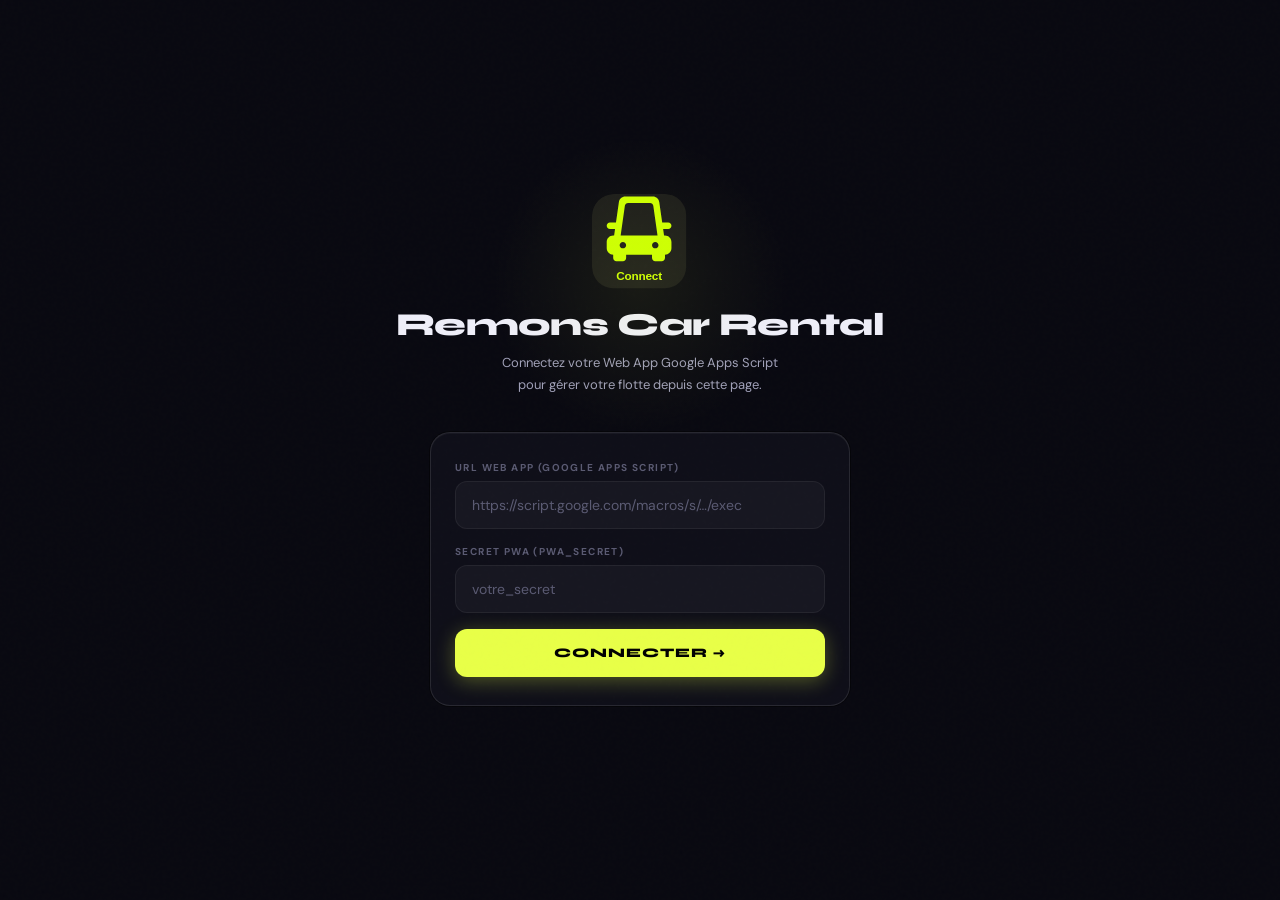
<file: index.html>
<!DOCTYPE html>
<html lang="fr">
<head>
<meta charset="UTF-8">
<meta name="viewport" content="width=device-width, initial-scale=1.0, viewport-fit=cover">
<meta name="theme-color" content="#0a0a0f">
<meta name="apple-mobile-web-app-capable" content="yes">
<meta name="apple-mobile-web-app-status-bar-style" content="black-translucent">
<meta name="apple-mobile-web-app-title" content="Remons">
<meta name="description" content="Remons Car Rental — Gestionnaire de flotte">
<title>Remons Car Rental</title>

<link rel="manifest" href="manifest.json">
<link rel="icon" type="image/svg+xml" href="icon.svg">
<link rel="apple-touch-icon" href="icon.svg">
<link rel="preconnect" href="https://fonts.googleapis.com">
<link href="https://fonts.googleapis.com/css2?family=Syne:wght@400;600;700;800&family=DM+Sans:ital,opsz,wght@0,9..40,300;0,9..40,400;0,9..40,500;1,9..40,300&display=swap" rel="stylesheet">

<style>
  /* ── Reset & Base ─────────────────────────────────────────── */
  *, *::before, *::after { box-sizing: border-box; margin: 0; padding: 0; }

  :root {
    --bg:        #080810;
    --bg2:       #0e0e18;
    --bg3:       #161620;
    --bg4:       #1e1e2c;
    --border:    rgba(255,255,255,0.06);
    --border2:   rgba(255,255,255,0.10);
    --accent:    #e8ff47;
    --accent-dim: rgba(232,255,71,0.12);
    --accent-glow: rgba(232,255,71,0.25);
    --accent2:   #ff6b35;
    --text:      #eeeef8;
    --text2:     #a0a0b8;
    --muted:     #5a5a72;
    --danger:    #ff4757;
    --success:   #2ed573;
    --card-h:    160px;
    --safe-top:  env(safe-area-inset-top, 0px);
    --safe-bot:  env(safe-area-inset-bottom, 0px);
    --font-head: 'Syne', sans-serif;
    --font-body: 'DM Sans', sans-serif;
    --radius:    18px;
    --radius-sm: 12px;
    --shadow:    0 8px 40px rgba(0,0,0,0.6);
    --shadow-accent: 0 0 24px rgba(232,255,71,0.15);
  }

  html { height: 100%; }

  body {
    font-family: var(--font-body);
    background: var(--bg);
    color: var(--text);
    height: 100%;
    overflow: hidden;
    -webkit-font-smoothing: antialiased;
  }

  /* Subtle noise texture overlay */
  body::before {
    content: '';
    position: fixed;
    inset: 0;
    background-image: url("data:image/svg+xml,%3Csvg viewBox='0 0 256 256' xmlns='http://www.w3.org/2000/svg'%3E%3Cfilter id='noise'%3E%3CfeTurbulence type='fractalNoise' baseFrequency='0.9' numOctaves='4' stitchTiles='stitch'/%3E%3C/filter%3E%3Crect width='100%25' height='100%25' filter='url(%23noise)' opacity='0.03'/%3E%3C/svg%3E");
    pointer-events: none;
    z-index: 9999;
    opacity: 0.4;
  }

  /* ── App Shell ─────────────────────────────────────────────── */
  #app {
    display: flex;
    flex-direction: column;
    height: 100dvh;
    overflow: hidden;
    position: relative;
  }

  /* ── Setup Screen ──────────────────────────────────────────── */
  #setup-screen {
    position: fixed; inset: 0;
    background: var(--bg);
    display: flex; flex-direction: column;
    align-items: center; justify-content: center;
    z-index: 1000;
    padding: 32px 24px;
    gap: 0;
    overflow: hidden;
  }

  /* Radial glow behind logo */
  #setup-screen::after {
    content: '';
    position: absolute;
    top: 15%;
    left: 50%;
    transform: translateX(-50%);
    width: 300px;
    height: 300px;
    background: radial-gradient(ellipse, rgba(232,255,71,0.07) 0%, transparent 70%);
    pointer-events: none;
    border-radius: 50%;
  }

  .setup-logo {
    font-family: var(--font-head);
    font-size: 11px;
    font-weight: 700;
    letter-spacing: 0.3em;
    color: var(--accent);
    text-transform: uppercase;
    margin-bottom: 12px;
    opacity: 0.8;
  }

  .setup-title {
    font-family: var(--font-head);
    font-size: 32px;
    font-weight: 800;
    line-height: 1.05;
    text-align: center;
    margin-bottom: 10px;
    letter-spacing: -0.02em;
  }

  .setup-sub {
    color: var(--text2);
    font-size: 13px;
    text-align: center;
    margin-bottom: 36px;
    line-height: 1.7;
    max-width: 280px;
  }

  .setup-card {
    background: var(--bg2);
    border: 1px solid var(--border2);
    border-radius: 20px;
    padding: 28px 24px;
    width: 100%;
    max-width: 420px;
    display: flex;
    flex-direction: column;
    gap: 16px;
    box-shadow: 0 0 0 1px rgba(0,0,0,0.5), inset 0 1px 0 rgba(255,255,255,0.04);
  }

  .setup-label {
    font-size: 10px;
    font-weight: 700;
    letter-spacing: 0.14em;
    text-transform: uppercase;
    color: var(--muted);
    margin-bottom: 7px;
  }

  .setup-input {
    width: 100%;
    background: var(--bg3);
    border: 1px solid var(--border);
    border-radius: var(--radius-sm);
    color: var(--text);
    font-family: var(--font-body);
    font-size: 14px;
    padding: 14px 16px;
    outline: none;
    transition: border-color 0.2s, box-shadow 0.2s;
    -webkit-appearance: none;
  }
  .setup-input:focus {
    border-color: rgba(232,255,71,0.5);
    box-shadow: 0 0 0 3px rgba(232,255,71,0.08);
  }
  .setup-input::placeholder { color: var(--muted); }

  .btn-primary {
    background: var(--accent);
    color: #000;
    font-family: var(--font-head);
    font-size: 13px;
    font-weight: 800;
    letter-spacing: 0.08em;
    text-transform: uppercase;
    border: none;
    border-radius: var(--radius-sm);
    padding: 16px 24px;
    cursor: pointer;
    width: 100%;
    transition: opacity 0.15s, transform 0.1s, box-shadow 0.2s;
    -webkit-tap-highlight-color: transparent;
    box-shadow: 0 4px 20px rgba(232,255,71,0.3);
  }
  .btn-primary:active { opacity: 0.85; transform: scale(0.98); box-shadow: 0 2px 10px rgba(232,255,71,0.2); }

  /* ── Header ────────────────────────────────────────────────── */
  #header {
    padding: calc(var(--safe-top) + 16px) 18px 0;
    flex-shrink: 0;
    background: var(--bg);
    border-bottom: 1px solid var(--border);
  }

  .header-top {
    display: flex;
    align-items: center;
    justify-content: space-between;
    margin-bottom: 18px;
  }

  .brand {
    display: flex;
    flex-direction: column;
  }

  .brand-label {
    font-size: 9px;
    font-weight: 700;
    letter-spacing: 0.28em;
    text-transform: uppercase;
    color: var(--accent);
    margin-bottom: 3px;
    opacity: 0.9;
  }

  .brand-name {
    font-family: var(--font-head);
    font-size: 21px;
    font-weight: 800;
    line-height: 1;
    letter-spacing: -0.01em;
  }

  .header-actions {
    display: flex;
    gap: 8px;
  }

  .icon-btn {
    width: 38px; height: 38px;
    background: var(--bg2);
    border: 1px solid var(--border2);
    border-radius: var(--radius-sm);
    display: flex; align-items: center; justify-content: center;
    cursor: pointer;
    transition: background 0.15s, transform 0.1s, border-color 0.15s;
    -webkit-tap-highlight-color: transparent;
    flex-shrink: 0;
  }
  .icon-btn:active { background: var(--bg3); transform: scale(0.91); border-color: rgba(232,255,71,0.2); }
  .icon-btn svg { width: 16px; height: 16px; color: var(--text2); }

  /* ── Stats Row ─────────────────────────────────────────────── */
  .stats-row {
    display: flex;
    gap: 8px;
    margin: 0 0 14px;
    overflow-x: auto;
    -webkit-overflow-scrolling: touch;
    scrollbar-width: none;
    padding-bottom: 2px;
  }
  .stats-row::-webkit-scrollbar { display: none; }

  .stat-chip {
    background: var(--bg2);
    border: 1px solid var(--border);
    border-radius: var(--radius-sm);
    padding: 10px 14px;
    flex-shrink: 0;
    display: flex;
    flex-direction: column;
    gap: 3px;
    position: relative;
    overflow: hidden;
  }

  .stat-chip::before {
    content: '';
    position: absolute;
    bottom: 0; left: 0; right: 0;
    height: 1px;
    background: linear-gradient(90deg, transparent, rgba(232,255,71,0.3), transparent);
  }

  .stat-val {
    font-family: var(--font-head);
    font-size: 18px;
    font-weight: 800;
    line-height: 1;
    color: var(--accent);
  }

  .stat-lbl {
    font-size: 9px;
    color: var(--muted);
    text-transform: uppercase;
    letter-spacing: 0.1em;
    font-weight: 600;
  }

  /* ── Sync badge ────────────────────────────────────────────── */
  .sync-badge {
    display: flex;
    align-items: center;
    gap: 6px;
    font-size: 10px;
    color: var(--muted);
    margin-bottom: 12px;
    letter-spacing: 0.02em;
  }
  .sync-dot {
    width: 5px; height: 5px;
    border-radius: 50%;
    background: var(--success);
    flex-shrink: 0;
  }
  .sync-dot.syncing {
    background: var(--accent);
    animation: pulse 1s ease infinite;
    box-shadow: 0 0 6px rgba(232,255,71,0.5);
  }
  @keyframes pulse { 0%,100%{opacity:1} 50%{opacity:0.3} }

  /* ── Tab Bar ───────────────────────────────────────────────── */
  .tab-bar {
    display: flex;
    gap: 3px;
    background: var(--bg2);
    border: 1px solid var(--border);
    border-radius: var(--radius-sm);
    padding: 4px;
    margin-bottom: 0;
  }

  .tab-btn {
    flex: 1;
    background: transparent;
    border: none;
    border-radius: 9px;
    color: var(--muted);
    font-family: var(--font-body);
    font-size: 11px;
    font-weight: 500;
    padding: 8px 6px;
    cursor: pointer;
    transition: all 0.2s;
    -webkit-tap-highlight-color: transparent;
    display: flex;
    align-items: center;
    justify-content: center;
    gap: 5px;
    letter-spacing: 0.01em;
  }

  .tab-btn.active {
    background: var(--accent);
    color: #000;
    font-weight: 700;
    box-shadow: 0 2px 8px rgba(232,255,71,0.25);
  }

  .tab-btn svg { width: 13px; height: 13px; }



  /* ── Scroll Container ──────────────────────────────────────── */
  #content {
    flex: 1;
    overflow-y: auto;
    -webkit-overflow-scrolling: touch;
    padding: 16px 18px;
    padding-bottom: calc(var(--safe-bot) + 100px);
    scrollbar-width: none;
  }
  #content::-webkit-scrollbar { display: none; }

  /* ── Car Card ──────────────────────────────────────────────── */
  .car-card {
    background: var(--bg2);
    border: 1px solid var(--border);
    border-radius: var(--radius);
    padding: 0;
    margin-bottom: 10px;
    position: relative;
    overflow: hidden;
    transition: transform 0.15s, border-color 0.2s;
    animation: slideUp 0.35s ease both;
    box-shadow: 0 2px 16px rgba(0,0,0,0.3);
  }

  .car-card:active { transform: scale(0.99); }

  @keyframes slideUp {
    from { opacity: 0; transform: translateY(18px); }
    to   { opacity: 1; transform: translateY(0); }
  }

  /* Top accent stripe */
  .car-card::before {
    content: '';
    position: absolute;
    left: 0; top: 0; bottom: 0;
    width: 2px;
    background: linear-gradient(180deg, var(--accent), transparent);
    border-radius: 2px 0 0 2px;
    z-index: 1;
  }

  .car-card-body {
    padding: 14px 16px 12px 18px;
  }

  .car-card-top {
    display: flex;
    align-items: flex-start;
    justify-content: space-between;
    margin-bottom: 10px;
    gap: 8px;
  }

  .car-name {
    font-family: var(--font-head);
    font-size: 16px;
    font-weight: 700;
    line-height: 1.2;
    flex: 1;
    letter-spacing: -0.01em;
  }

  .car-price-block {
    text-align: right;
    flex-shrink: 0;
  }

  .car-price {
    font-family: var(--font-head);
    font-size: 17px;
    font-weight: 800;
    color: var(--accent);
    white-space: nowrap;
    line-height: 1;
  }

  .car-price span {
    font-size: 10px;
    font-weight: 400;
    color: var(--muted);
    display: block;
    text-align: right;
    margin-top: 2px;
    font-family: var(--font-body);
  }

  .car-badges {
    display: flex;
    flex-wrap: wrap;
    gap: 5px;
    margin-bottom: 12px;
  }

  .badge {
    background: var(--bg3);
    border: 1px solid var(--border);
    border-radius: 7px;
    padding: 3px 8px;
    font-size: 10px;
    color: var(--text2);
    display: flex;
    align-items: center;
    gap: 3px;
    font-weight: 500;
  }

  .badge b { color: var(--text); font-weight: 600; }

  .car-actions {
    display: flex;
    gap: 6px;
    padding: 10px 16px 12px 18px;
    border-top: 1px solid var(--border);
    background: rgba(0,0,0,0.15);
  }

  .btn-edit, .btn-delete {
    flex: 1;
    border: none;
    border-radius: 9px;
    padding: 9px;
    font-family: var(--font-body);
    font-size: 11px;
    font-weight: 600;
    cursor: pointer;
    display: flex;
    align-items: center;
    justify-content: center;
    gap: 5px;
    transition: opacity 0.15s, transform 0.1s, background 0.15s;
    -webkit-tap-highlight-color: transparent;
    letter-spacing: 0.02em;
  }

  .btn-edit {
    background: var(--accent-dim);
    color: var(--accent);
    border: 1px solid rgba(232,255,71,0.18);
  }
  .btn-edit:active { opacity: 0.7; transform: scale(0.96); background: rgba(232,255,71,0.18); }

  .btn-delete {
    background: rgba(255,71,87,0.08);
    color: var(--danger);
    border: 1px solid rgba(255,71,87,0.15);
  }
  .btn-delete:active { opacity: 0.7; transform: scale(0.96); }

  .btn-edit svg, .btn-delete svg { width: 12px; height: 12px; }

  /* ── Empty State ───────────────────────────────────────────── */
  .empty-state {
    display: flex;
    flex-direction: column;
    align-items: center;
    justify-content: center;
    padding: 64px 20px;
    text-align: center;
    gap: 10px;
  }

  .empty-icon {
    font-size: 44px;
    margin-bottom: 4px;
    filter: grayscale(0.3);
  }

  .empty-title {
    font-family: var(--font-head);
    font-size: 17px;
    font-weight: 700;
    letter-spacing: -0.01em;
  }

  .empty-sub {
    color: var(--muted);
    font-size: 13px;
    line-height: 1.65;
    max-width: 240px;
  }

  /* ── Floating Add Button ───────────────────────────────────── */
  #fab {
    position: fixed;
    bottom: calc(var(--safe-bot) + 28px);
    right: 18px;
    height: 52px;
    padding: 0 20px 0 16px;
    background: var(--accent);
    border: none;
    border-radius: 26px;
    cursor: pointer;
    display: flex; align-items: center; justify-content: center;
    gap: 8px;
    box-shadow: 0 4px 24px rgba(232,255,71,0.4), 0 0 40px rgba(232,255,71,0.1);
    transition: transform 0.2s, box-shadow 0.2s;
    z-index: 100;
    -webkit-tap-highlight-color: transparent;
    font-family: var(--font-head);
    font-size: 12px;
    font-weight: 800;
    letter-spacing: 0.06em;
    text-transform: uppercase;
    color: #000;
  }
  #fab:active { transform: scale(0.92); box-shadow: 0 2px 12px rgba(232,255,71,0.25); }
  #fab svg { width: 20px; height: 20px; color: #000; }

  /* ── Modal ─────────────────────────────────────────────────── */
  .modal-overlay {
    position: fixed; inset: 0;
    background: rgba(0,0,0,0.8);
    backdrop-filter: blur(8px);
    -webkit-backdrop-filter: blur(8px);
    z-index: 200;
    display: flex;
    align-items: flex-end;
    opacity: 0;
    pointer-events: none;
    transition: opacity 0.25s;
  }

  .modal-overlay.open {
    opacity: 1;
    pointer-events: all;
  }

  .modal {
    background: var(--bg2);
    border: 1px solid var(--border2);
    border-radius: 24px 24px 0 0;
    padding: 24px 20px calc(var(--safe-bot) + 24px);
    width: 100%;
    max-height: 90dvh;
    overflow-y: auto;
    transform: translateY(100%);
    transition: transform 0.3s cubic-bezier(0.34, 1.56, 0.64, 1);
    -webkit-overflow-scrolling: touch;
    box-shadow: 0 -8px 40px rgba(0,0,0,0.5);
  }

  .modal-overlay.open .modal {
    transform: translateY(0);
  }

  .modal-handle {
    width: 32px; height: 3px;
    background: var(--bg4);
    border-radius: 2px;
    margin: 0 auto 22px;
  }

  .modal-title {
    font-family: var(--font-head);
    font-size: 19px;
    font-weight: 800;
    margin-bottom: 20px;
    letter-spacing: -0.01em;
  }

  .form-group { margin-bottom: 14px; }

  .form-label {
    display: block;
    font-size: 10px;
    font-weight: 700;
    letter-spacing: 0.12em;
    text-transform: uppercase;
    color: var(--muted);
    margin-bottom: 7px;
  }

  .form-input, .form-select {
    width: 100%;
    background: var(--bg3);
    border: 1px solid var(--border);
    border-radius: var(--radius-sm);
    color: var(--text);
    font-family: var(--font-body);
    font-size: 15px;
    padding: 13px 16px;
    outline: none;
    transition: border-color 0.2s, box-shadow 0.2s;
    -webkit-appearance: none;
  }
  .form-input:focus, .form-select:focus {
    border-color: rgba(232,255,71,0.5);
    box-shadow: 0 0 0 3px rgba(232,255,71,0.07);
  }
  .form-input::placeholder { color: var(--muted); }
  .form-select { background-image: url("data:image/svg+xml,%3Csvg xmlns='http://www.w3.org/2000/svg' viewBox='0 0 24 24' fill='none' stroke='%235a5a72' stroke-width='2'%3E%3Cpolyline points='6 9 12 15 18 9'/%3E%3C/svg%3E"); background-repeat: no-repeat; background-position: right 12px center; background-size: 16px; padding-right: 36px; }

  .form-row { display: flex; gap: 10px; }
  .form-row .form-group { flex: 1; }

  .modal-actions {
    display: flex;
    gap: 10px;
    margin-top: 20px;
  }

  .btn-cancel {
    flex: 1;
    background: var(--bg3);
    border: 1px solid var(--border);
    border-radius: var(--radius-sm);
    color: var(--text2);
    font-family: var(--font-head);
    font-size: 12px;
    font-weight: 700;
    padding: 14px;
    cursor: pointer;
    -webkit-tap-highlight-color: transparent;
    letter-spacing: 0.04em;
    text-transform: uppercase;
  }

  .btn-save {
    flex: 2;
    background: var(--accent);
    border: none;
    border-radius: var(--radius-sm);
    color: #000;
    font-family: var(--font-head);
    font-size: 12px;
    font-weight: 800;
    letter-spacing: 0.08em;
    text-transform: uppercase;
    padding: 14px;
    cursor: pointer;
    transition: opacity 0.15s, box-shadow 0.15s;
    -webkit-tap-highlight-color: transparent;
    box-shadow: 0 4px 16px rgba(232,255,71,0.25);
  }
  .btn-save:active { opacity: 0.8; box-shadow: none; }

  /* ── Toast ─────────────────────────────────────────────────── */
  #toast {
    position: fixed;
    bottom: calc(var(--safe-bot) + 28px);
    left: 50%; transform: translateX(-50%) translateY(16px);
    background: var(--bg3);
    border: 1px solid var(--border2);
    border-radius: 999px;
    padding: 11px 20px;
    font-size: 12px;
    font-weight: 500;
    white-space: nowrap;
    z-index: 500;
    opacity: 0;
    transition: opacity 0.2s, transform 0.2s;
    pointer-events: none;
    max-width: calc(100vw - 40px);
    text-align: center;
    box-shadow: 0 4px 20px rgba(0,0,0,0.4);
    backdrop-filter: blur(8px);
  }
  #toast.show { opacity: 1; transform: translateX(-50%) translateY(0); }
  #toast.success { border-color: rgba(46,213,115,0.4); color: var(--success); }
  #toast.error   { border-color: rgba(255,71,87,0.4);  color: var(--danger);  }

  /* ── Loader ────────────────────────────────────────────────── */
  .loader {
    display: flex;
    align-items: center;
    justify-content: center;
    padding: 48px;
    gap: 10px;
    color: var(--muted);
    font-size: 12px;
    letter-spacing: 0.04em;
  }

  .spinner {
    width: 16px; height: 16px;
    border: 2px solid var(--border2);
    border-top-color: var(--accent);
    border-radius: 50%;
    animation: spin 0.65s linear infinite;
  }
  @keyframes spin { to { transform: rotate(360deg); } }

  /* ── Settings tab ──────────────────────────────────────────── */
  .settings-section {
    background: var(--bg2);
    border: 1px solid var(--border);
    border-radius: var(--radius);
    padding: 20px;
    margin-bottom: 10px;
    box-shadow: 0 2px 12px rgba(0,0,0,0.2);
  }
  .settings-section-title {
    font-family: var(--font-head);
    font-size: 11px;
    font-weight: 700;
    letter-spacing: 0.12em;
    text-transform: uppercase;
    color: var(--muted);
    margin-bottom: 16px;
  }

  .btn-danger {
    width: 100%;
    background: rgba(255,71,87,0.08);
    border: 1px solid rgba(255,71,87,0.18);
    border-radius: var(--radius-sm);
    color: var(--danger);
    font-family: var(--font-head);
    font-size: 12px;
    font-weight: 700;
    padding: 13px;
    cursor: pointer;
    margin-top: 8px;
    -webkit-tap-highlight-color: transparent;
    letter-spacing: 0.04em;
    text-transform: uppercase;
    transition: background 0.15s;
  }
  .btn-danger:active { background: rgba(255,71,87,0.15); }

  .btn-success-outline {
    width: 100%;
    background: rgba(46,213,115,0.07);
    border: 1px solid rgba(46,213,115,0.18);
    border-radius: var(--radius-sm);
    color: var(--success);
    font-family: var(--font-head);
    font-size: 12px;
    font-weight: 700;
    padding: 13px;
    cursor: pointer;
    margin-top: 8px;
    -webkit-tap-highlight-color: transparent;
    letter-spacing: 0.04em;
    text-transform: uppercase;
    transition: background 0.15s;
  }
  .btn-success-outline:active { background: rgba(46,213,115,0.13); }

  /* ── Summary Tab ───────────────────────────────────────────── */
  .summary-grid {
    display: grid;
    grid-template-columns: 1fr 1fr;
    gap: 8px;
    margin-bottom: 10px;
  }

  .sum-card {
    background: var(--bg2);
    border: 1px solid var(--border);
    border-radius: var(--radius);
    padding: 16px 14px;
    display: flex;
    flex-direction: column;
    gap: 4px;
    box-shadow: 0 2px 10px rgba(0,0,0,0.2);
  }

  .sum-card.accent {
    border-color: rgba(232,255,71,0.15);
    background: linear-gradient(135deg, var(--bg2), rgba(232,255,71,0.04));
  }

  .sum-icon { font-size: 20px; margin-bottom: 4px; }
  .sum-val {
    font-family: var(--font-head);
    font-size: 24px;
    font-weight: 800;
    color: var(--accent);
    line-height: 1;
    letter-spacing: -0.02em;
  }
  .sum-val.large { font-size: 18px; }
  .sum-lbl {
    font-size: 9px;
    color: var(--muted);
    text-transform: uppercase;
    letter-spacing: 0.1em;
    font-weight: 600;
  }

  .distrib-section {
    background: var(--bg2);
    border: 1px solid var(--border);
    border-radius: var(--radius);
    padding: 18px;
    margin-bottom: 10px;
  }

  .distrib-title {
    font-size: 10px; font-weight: 700;
    text-transform: uppercase; letter-spacing: 0.12em;
    color: var(--muted); margin-bottom: 14px;
  }

  .distrib-bar-wrap { margin-bottom: 12px; }
  .distrib-bar-label {
    display: flex; justify-content: space-between;
    font-size: 12px; margin-bottom: 6px;
    color: var(--text2);
  }
  .distrib-bar-track {
    height: 5px; background: var(--bg4);
    border-radius: 3px; overflow: hidden;
  }
  .distrib-bar-fill {
    height: 100%; border-radius: 3px;
    background: linear-gradient(90deg, var(--accent), rgba(232,255,71,0.6));
    transition: width 0.7s cubic-bezier(0.4,0,0.2,1);
  }

  /* ── Confirm modal ─────────────────────────────────────────── */
  .confirm-overlay {
    position: fixed; inset: 0;
    background: rgba(0,0,0,0.85);
    backdrop-filter: blur(8px);
    z-index: 300;
    display: flex;
    align-items: center;
    justify-content: center;
    padding: 24px;
    opacity: 0; pointer-events: none;
    transition: opacity 0.2s;
  }
  .confirm-overlay.open { opacity: 1; pointer-events: all; }

  .confirm-box {
    background: var(--bg2);
    border: 1px solid var(--border2);
    border-radius: 22px;
    padding: 28px 24px;
    width: 100%;
    max-width: 320px;
    text-align: center;
    transform: scale(0.88);
    transition: transform 0.28s cubic-bezier(0.34, 1.56, 0.64, 1);
    box-shadow: 0 20px 60px rgba(0,0,0,0.6);
  }
  .confirm-overlay.open .confirm-box { transform: scale(1); }

  .confirm-emoji { font-size: 38px; margin-bottom: 14px; }
  .confirm-title { font-family: var(--font-head); font-size: 17px; font-weight: 800; margin-bottom: 8px; letter-spacing: -0.01em; }
  .confirm-msg { color: var(--text2); font-size: 13px; line-height: 1.65; margin-bottom: 24px; }
  .confirm-btns { display: flex; gap: 10px; }
  .confirm-no  { flex:1; background: var(--bg3); border:1px solid var(--border); border-radius:var(--radius-sm); color:var(--text2); font-family:var(--font-head); font-size:12px; font-weight:700; padding:13px; cursor:pointer; letter-spacing:0.04em; text-transform:uppercase; }
  .confirm-yes { flex:1; background: var(--danger); border:none; border-radius:var(--radius-sm); color:#fff; font-family:var(--font-head); font-size:12px; font-weight:800; padding:13px; cursor:pointer; letter-spacing:0.04em; text-transform:uppercase; }
</style>
</head>
<body>

<!-- ═══════════════════════ SETUP SCREEN ═══════════════════════ -->
<div id="setup-screen">
  <svg xmlns="http://www.w3.org/2000/svg" viewBox="0 0 522 522" width="96" height="96" style="margin-bottom:18px;border-radius:22px;flex-shrink:0" aria-label="Connect — Remons Car Rental">
    <rect width="512" height="512" rx="115" fill="#1a1a1a"/>
    <g transform="translate(256,190) scale(17.6) translate(-10,-10)">
      <path transform="translate(-84,-5319)" d="M89,5335 L89,5335 C88.448,5335 88,5334.552 88,5334 C88,5333.448 88.448,5333 89,5333 C89.552,5333 90,5333.448 90,5334 C90,5334.552 89.552,5335 89,5335 M99,5333 L99,5333 C99.552,5333 100,5333.448 100,5334 C100,5334.552 99.552,5335 99,5335 C98.448,5335 98,5334.552 98,5334 C98,5333.448 98.448,5333 99,5333 M90.602,5321 L97.398,5321 C97.896,5321 98.318,5321.366 98.388,5321.859 L99.694,5331 L88.306,5331 L89.612,5321.859 C89.682,5321.366 90.104,5321 90.602,5321 M104,5328 L104,5328 C104,5327.448 103.552,5327 103,5327 L101.143,5327 L100.245,5320.717 C100.105,5319.732 99.261,5319 98.265,5319 L89.735,5319 C88.739,5319 87.895,5319.732 87.755,5320.717 L86.857,5327 L85,5327 C84.448,5327 84,5327.448 84,5328 C84,5328.552 84.448,5329 85,5329 L86.571,5329 L86.286,5331 L86,5331 C84.895,5331 84,5331.895 84,5333 L84,5335 C84,5336.105 84.895,5337 86,5337 L86,5338 C86,5338.552 86.448,5339 87,5339 L89,5339 C89.552,5339 90,5338.552 90,5338 L90,5337 L98,5337 L98,5338 C98,5338.552 98.448,5339 99,5339 L101,5339 C101.552,5339 102,5338.552 102,5338 L102,5337 C103.105,5337 104,5336.105 104,5335 L104,5333 C104,5331.895 103.105,5331 102,5331 L101.714,5331 L101.429,5329 L103,5329 C103.552,5329 104,5328.552 104,5328" fill="#CCFF00" fill-rule="evenodd"/>
    </g>
    <text x="256" y="470" text-anchor="middle" font-family="-apple-system, BlinkMacSystemFont, 'Helvetica Neue', sans-serif" font-size="64" font-weight="700" fill="#CCFF00" letter-spacing="-1">Connect</text>
  </svg>
  <div class="setup-title">Remons Car Rental</div>
  <p class="setup-sub">Connectez votre Web App Google Apps Script pour gérer votre flotte depuis cette page.</p>

  <div class="setup-card">
    <div>
      <div class="setup-label">URL Web App (Google Apps Script)</div>
      <input class="setup-input" type="url" id="cfg-url" placeholder="https://script.google.com/macros/s/…/exec">
    </div>
    <div>
      <div class="setup-label">Secret PWA (PWA_SECRET)</div>
      <input class="setup-input" type="password" id="cfg-secret" placeholder="votre_secret">
    </div>
    <button class="btn-primary" onclick="saveConfig()">Connecter →</button>
  </div>
</div>

<!-- ═══════════════════════ MAIN APP ════════════════════════════ -->
<div id="app" style="display:none">

  <!-- Header -->
  <div id="header">
    <div class="header-top">
      <div class="brand">
        <div class="brand-label">Fleet Manager</div>
        <div class="brand-name" style="display:flex;align-items:center;gap:8px;">
  <svg xmlns="http://www.w3.org/2000/svg" viewBox="0 0 522 522" width="30" height="30" style="border-radius:7px;flex-shrink:0" aria-label="Connect">
    <rect width="512" height="512" rx="115" fill="#1a1a1a"/>
    <g transform="translate(256,190) scale(17.6) translate(-10,-10)">
      <path transform="translate(-84,-5319)" d="M89,5335 L89,5335 C88.448,5335 88,5334.552 88,5334 C88,5333.448 88.448,5333 89,5333 C89.552,5333 90,5333.448 90,5334 C90,5334.552 89.552,5335 89,5335 M99,5333 L99,5333 C99.552,5333 100,5333.448 100,5334 C100,5334.552 99.552,5335 99,5335 C98.448,5335 98,5334.552 98,5334 C98,5333.448 98.448,5333 99,5333 M90.602,5321 L97.398,5321 C97.896,5321 98.318,5321.366 98.388,5321.859 L99.694,5331 L88.306,5331 L89.612,5321.859 C89.682,5321.366 90.104,5321 90.602,5321 M104,5328 L104,5328 C104,5327.448 103.552,5327 103,5327 L101.143,5327 L100.245,5320.717 C100.105,5319.732 99.261,5319 98.265,5319 L89.735,5319 C88.739,5319 87.895,5319.732 87.755,5320.717 L86.857,5327 L85,5327 C84.448,5327 84,5327.448 84,5328 C84,5328.552 84.448,5329 85,5329 L86.571,5329 L86.286,5331 L86,5331 C84.895,5331 84,5331.895 84,5333 L84,5335 C84,5336.105 84.895,5337 86,5337 L86,5338 C86,5338.552 86.448,5339 87,5339 L89,5339 C89.552,5339 90,5338.552 90,5338 L90,5337 L98,5337 L98,5338 C98,5338.552 98.448,5339 99,5339 L101,5339 C101.552,5339 102,5338.552 102,5338 L102,5337 C103.105,5337 104,5336.105 104,5335 L104,5333 C104,5331.895 103.105,5331 102,5331 L101.714,5331 L101.429,5329 L103,5329 C103.552,5329 104,5328.552 104,5328" fill="#CCFF00" fill-rule="evenodd"/>
    </g>
  </svg>
  Remons
</div>
      </div>
      <div class="header-actions">
        <button class="icon-btn" onclick="syncNow()" title="Sync GitHub">
          <svg viewBox="0 0 24 24" fill="none" stroke="currentColor" stroke-width="2"><polyline points="23 4 23 10 17 10"/><polyline points="1 20 1 14 7 14"/><path d="M3.51 9a9 9 0 0 1 14.85-3.36L23 10M1 14l4.64 4.36A9 9 0 0 0 20.49 15"/></svg>
        </button>
        <button class="icon-btn" onclick="loadCars()" title="Rafraîchir">
          <svg viewBox="0 0 24 24" fill="none" stroke="currentColor" stroke-width="2"><path d="M21 2v6h-6"/><path d="M21 13a9 9 0 1 1-3-7.7L21 8"/></svg>
        </button>
      </div>
    </div>

    <!-- Stats -->
    <div class="stats-row" id="stats-row">
      <div class="stat-chip">
        <div class="stat-val" id="stat-total">—</div>
        <div class="stat-lbl">Voitures</div>
      </div>
      <div class="stat-chip">
        <div class="stat-val" id="stat-avg">—</div>
        <div class="stat-lbl">Prix moy.</div>
      </div>
      <div class="stat-chip">
        <div class="stat-val" id="stat-min">—</div>
        <div class="stat-lbl">Min</div>
      </div>
      <div class="stat-chip">
        <div class="stat-val" id="stat-max">—</div>
        <div class="stat-lbl">Max</div>
      </div>
    </div>

    <div class="sync-badge">
      <div class="sync-dot" id="sync-dot"></div>
      <span id="sync-label">Chargement…</span>
    </div>

    <!-- Tabs -->
    <div class="tab-bar" style="margin: 14px 0 0;">
      <button class="tab-btn active" data-tab="fleet" onclick="switchTab('fleet',this)">
        <svg viewBox="0 0 24 24" fill="none" stroke="currentColor" stroke-width="2"><rect x="1" y="3" width="15" height="13"/><polygon points="16 8 20 8 23 11 23 16 16 16 16 8"/><circle cx="5.5" cy="18.5" r="2.5"/><circle cx="18.5" cy="18.5" r="2.5"/></svg>
        Flotte
      </button>
      <button class="tab-btn" data-tab="summary" onclick="switchTab('summary',this)">
        <svg viewBox="0 0 24 24" fill="none" stroke="currentColor" stroke-width="2"><line x1="18" y1="20" x2="18" y2="10"/><line x1="12" y1="20" x2="12" y2="4"/><line x1="6" y1="20" x2="6" y2="14"/></svg>
        Stats
      </button>
      <button class="tab-btn" data-tab="settings" onclick="switchTab('settings',this)">
        <svg viewBox="0 0 24 24" fill="none" stroke="currentColor" stroke-width="2"><circle cx="12" cy="12" r="3"/><path d="M19.07 4.93A10 10 0 0 0 4.93 19.07M1.17 10A10 10 0 0 0 10 22.83M22.83 14A10 10 0 0 0 14 1.17M4.93 4.93l14.14 14.14"/><path d="M21 12a9 9 0 1 1-18 0 9 9 0 0 1 18 0z"/></svg>
        Config
      </button>
    </div>
  </div>

  <!-- Content -->
  <div id="content">

    <!-- FLEET TAB -->
    <div id="tab-fleet">
      <div id="car-list">
        <div class="loader"><div class="spinner"></div> Chargement…</div>
      </div>
    </div>

    <!-- SUMMARY TAB -->
    <div id="tab-summary" style="display:none">
      <div class="summary-grid">
        <div class="sum-card accent">
          <div class="sum-icon">🚗</div>
          <div class="sum-val" id="sum-total">—</div>
          <div class="sum-lbl">Total voitures</div>
        </div>
        <div class="sum-card">
          <div class="sum-icon">💰</div>
          <div class="sum-val large" id="sum-avg">—</div>
          <div class="sum-lbl">Prix moyen</div>
        </div>
        <div class="sum-card">
          <div class="sum-icon">📉</div>
          <div class="sum-val large" id="sum-min">—</div>
          <div class="sum-lbl">Prix min</div>
        </div>
        <div class="sum-card">
          <div class="sum-icon">📈</div>
          <div class="sum-val large" id="sum-max">—</div>
          <div class="sum-lbl">Prix max</div>
        </div>
      </div>

      <div class="distrib-section">
        <div class="distrib-title">⛽ Carburants</div>
        <div id="fuel-bars"></div>
      </div>

      <div class="distrib-section">
        <div class="distrib-title">⚙️ Transmissions</div>
        <div id="trans-bars"></div>
      </div>
    </div>

    <!-- SETTINGS TAB -->
    <div id="tab-settings" style="display:none">
      <div class="settings-section">
        <div class="settings-section-title">🔗 Connexion</div>
        <div class="form-group">
          <label class="form-label">URL Web App</label>
          <input class="form-input" type="url" id="set-url" placeholder="https://script.google.com/…">
        </div>
        <div class="form-group">
          <label class="form-label">Secret PWA</label>
          <input class="form-input" type="password" id="set-secret" placeholder="••••••••">
        </div>
        <button class="btn-primary" style="margin-top:4px" onclick="saveSettings()">Sauvegarder</button>
      </div>

      <div class="settings-section">
        <div class="settings-section-title">🔄 Synchronisation</div>
        <button class="btn-success-outline" onclick="syncNow()">⚡ Synchroniser vers GitHub</button>
      </div>

      <div class="settings-section">
        <div class="settings-section-title">⚠️ Zone de danger</div>
        <button class="btn-danger" onclick="confirmClearAll()">🗑️ Vider tout le catalogue</button>
        <button class="btn-danger" style="margin-top:8px; background:rgba(255,71,87,0.04)" onclick="resetConfig()">🔌 Déconnecter & réinitialiser</button>
      </div>
    </div>

  </div>

  <!-- FAB -->
  <button id="fab" onclick="openAddModal()">
    <svg viewBox="0 0 24 24" fill="none" stroke="currentColor" stroke-width="2.5"><line x1="12" y1="5" x2="12" y2="19"/><line x1="5" y1="12" x2="19" y2="12"/></svg>
    Ajouter
  </button>

</div>

<!-- ═══════════════════════ CAR MODAL ═══════════════════════════ -->
<div class="modal-overlay" id="car-modal">
  <div class="modal">
    <div class="modal-handle"></div>
    <div class="modal-title" id="modal-title">Ajouter une voiture</div>

    <input type="hidden" id="edit-id">

    <div class="form-group">
      <label class="form-label">Nom de la voiture *</label>
      <input class="form-input" type="text" id="f-name" placeholder="ex: Dacia Logan">
    </div>

    <div class="form-row">
      <div class="form-group">
        <label class="form-label">Prix (MAD) *</label>
        <input class="form-input" type="number" id="f-price" placeholder="300" min="0">
      </div>
      <div class="form-group">
        <label class="form-label">Durée</label>
        <select class="form-select" id="f-duration">
          <option>Per Day</option>
          <option>Per Week</option>
          <option>Per Month</option>
        </select>
      </div>
    </div>

    <div class="form-row">
      <div class="form-group">
        <label class="form-label">Places</label>
        <select class="form-select" id="f-seats">
          <option>2</option><option>4</option><option selected>5</option><option>7</option><option>8</option>
        </select>
      </div>
      <div class="form-group">
        <label class="form-label">Portes</label>
        <select class="form-select" id="f-doors">
          <option>2</option><option selected>4</option><option>5</option>
        </select>
      </div>
    </div>

    <div class="form-row">
      <div class="form-group">
        <label class="form-label">Transmission</label>
        <select class="form-select" id="f-transmission">
          <option>Automatic</option>
          <option>Manual</option>
        </select>
      </div>
      <div class="form-group">
        <label class="form-label">Carburant</label>
        <select class="form-select" id="f-fuel">
          <option>Petrol</option>
          <option>Diesel</option>
          <option>Electric</option>
          <option>Hybrid</option>
        </select>
      </div>
    </div>

    <div class="form-group">
      <label class="form-label">URL Image</label>
      <input class="form-input" type="url" id="f-image" placeholder="/images/car.jpg ou https://…">
    </div>

    <div class="modal-actions">
      <button class="btn-cancel" onclick="closeModal()">Annuler</button>
      <button class="btn-save" onclick="submitCar()">💾 Enregistrer</button>
    </div>
  </div>
</div>

<!-- ═══════════════════════ CONFIRM MODAL ════════════════════════ -->
<div class="confirm-overlay" id="confirm-modal">
  <div class="confirm-box">
    <div class="confirm-emoji" id="confirm-emoji">⚠️</div>
    <div class="confirm-title" id="confirm-title">Confirmer</div>
    <div class="confirm-msg" id="confirm-msg">Êtes-vous sûr ?</div>
    <div class="confirm-btns">
      <button class="confirm-no" onclick="closeConfirm()">Annuler</button>
      <button class="confirm-yes" id="confirm-yes-btn">Confirmer</button>
    </div>
  </div>
</div>

<!-- ═══════════════════════ TOAST ═══════════════════════════════ -->
<div id="toast"></div>

<script>
// ══════════════════════════════════════════════════════════════════
// CONFIG
// ══════════════════════════════════════════════════════════════════
let API_URL    = localStorage.getItem('remons_url')    || '';
let API_SECRET = localStorage.getItem('remons_secret') || '';
let carsCache  = [];
let summaryCache = null;
let syncing = false;

function saveConfig() {
  const url    = document.getElementById('cfg-url').value.trim();
  const secret = document.getElementById('cfg-secret').value.trim();
  if (!url) { toast('Entrez l\'URL Web App', 'error'); return; }
  localStorage.setItem('remons_url', url);
  localStorage.setItem('remons_secret', secret);
  API_URL    = url;
  API_SECRET = secret;
  startApp();
}

function saveSettings() {
  const url    = document.getElementById('set-url').value.trim();
  const secret = document.getElementById('set-secret').value.trim();
  if (!url) { toast('URL manquante', 'error'); return; }
  localStorage.setItem('remons_url', url);
  localStorage.setItem('remons_secret', secret);
  API_URL    = url;
  API_SECRET = secret;
  toast('Configuration sauvegardée ✓', 'success');
  loadCars();
}

function resetConfig() {
  showConfirm('🔌', 'Déconnecter ?', 'La configuration sera effacée. Vous devrez reconnecter l\'app.', () => {
    localStorage.removeItem('remons_url');
    localStorage.removeItem('remons_secret');
    location.reload();
  });
}

// ══════════════════════════════════════════════════════════════════
// API
// ══════════════════════════════════════════════════════════════════
async function apiGet(action) {
  const url = new URL(API_URL);
  url.searchParams.set('action', action);
  url.searchParams.set('pwa_secret', API_SECRET);
  const res = await fetch(url.toString());
  if (!res.ok) throw new Error('HTTP ' + res.status);
  return res.json();
}

async function apiPost(body) {
  // Google Apps Script ne supporte pas POST avec JSON depuis une PWA (CORS sur redirections).
  // On encode le payload en base64 et on l'envoie via GET.
  body.pwa_secret = API_SECRET;
  const payload = btoa(unescape(encodeURIComponent(JSON.stringify(body))));
  const url = new URL(API_URL);
  url.searchParams.set('payload', payload);
  url.searchParams.set('pwa_secret', API_SECRET);
  const res = await fetch(url.toString());
  if (!res.ok) throw new Error('HTTP ' + res.status);
  return res.json();
}

// ══════════════════════════════════════════════════════════════════
// LOAD CARS
// ══════════════════════════════════════════════════════════════════
async function loadCars() {
  setSyncing(true);
  const list = document.getElementById('car-list');
  list.innerHTML = '<div class="loader"><div class="spinner"></div> Chargement…</div>';

  try {
    const data = await apiGet('list');
    if (!data.ok) throw new Error(data.error || 'Erreur API');
    carsCache = data.cars || [];
    renderCars(carsCache);
    updateStats(carsCache);
    setSyncing(false, 'Synchronisé · ' + new Date().toLocaleTimeString('fr-FR', {hour:'2-digit',minute:'2-digit'}));
  } catch (err) {
    list.innerHTML = `<div class="empty-state"><div class="empty-icon">❌</div><div class="empty-title">Erreur de connexion</div><div class="empty-sub">${err.message}<br><br>Vérifiez l'URL et le secret dans Config.</div></div>`;
    setSyncing(false, 'Erreur de connexion');
    toast('Erreur : ' + err.message, 'error');
  }
}

async function loadSummary() {
  try {
    const data = await apiGet('summary');
    if (!data.ok) throw new Error(data.error);
    summaryCache = data;
    renderSummary(data);
  } catch(e) {
    toast('Erreur stats : ' + e.message, 'error');
  }
}

function renderCars(cars) {
  const list = document.getElementById('car-list');
  if (!cars.length) {
    list.innerHTML = `<div class="empty-state"><div class="empty-icon">🏁</div><div class="empty-title">Flotte vide</div><div class="empty-sub">Appuyez sur + pour ajouter votre première voiture.</div></div>`;
    return;
  }

  list.innerHTML = cars.map((car, idx) => `
    <div class="car-card" style="animation-delay:${idx * 0.05}s">
      <div class="car-card-body">
        <div class="car-card-top">
          <div class="car-name">${esc(car.name)}</div>
          <div class="car-price-block">
            <div class="car-price">${car.price} MAD</div>
            <span style="font-size:10px;color:var(--muted);display:block;text-align:right;margin-top:2px">${esc(car.duration)}</span>
          </div>
        </div>
        <div class="car-badges">
          <div class="badge">🪑 <b>${car.seats}</b> pl.</div>
          <div class="badge">🚪 <b>${car.doors}</b> p.</div>
          <div class="badge">⚙️ <b>${esc(car.transmission)}</b></div>
          <div class="badge">⛽ <b>${esc(car.fuel)}</b></div>
        </div>
      </div>
      <div class="car-actions">
        <button class="btn-edit" onclick="openEditModal(${car.id})">
          <svg viewBox="0 0 24 24" fill="none" stroke="currentColor" stroke-width="2"><path d="M11 4H4a2 2 0 0 0-2 2v14a2 2 0 0 0 2 2h14a2 2 0 0 0 2-2v-7"/><path d="M18.5 2.5a2.121 2.121 0 0 1 3 3L12 15l-4 1 1-4 9.5-9.5z"/></svg>
          Modifier
        </button>
        <button class="btn-delete" onclick="deleteCar(${car.id}, '${esc(car.name)}')">
          <svg viewBox="0 0 24 24" fill="none" stroke="currentColor" stroke-width="2"><polyline points="3 6 5 6 21 6"/><path d="M19 6l-1 14H6L5 6"/><path d="M10 11v6"/><path d="M14 11v6"/><path d="M9 6V4h6v2"/></svg>
          Supprimer
        </button>
      </div>
    </div>
  `).join('');
}

function updateStats(cars) {
  const prices = cars.map(c => c.price).filter(p => p > 0);
  document.getElementById('stat-total').textContent = cars.length;
  document.getElementById('stat-avg').textContent   = prices.length ? Math.round(prices.reduce((a,b)=>a+b,0)/prices.length) + ' MAD' : '—';
  document.getElementById('stat-min').textContent   = prices.length ? Math.min(...prices) + ' MAD' : '—';
  document.getElementById('stat-max').textContent   = prices.length ? Math.max(...prices) + ' MAD' : '—';
}

function renderSummary(d) {
  document.getElementById('sum-total').textContent = d.total;
  document.getElementById('sum-avg').textContent   = d.avgPrice + ' MAD';
  document.getElementById('sum-min').textContent   = d.minPrice + ' MAD';
  document.getElementById('sum-max').textContent   = d.maxPrice + ' MAD';

  const renderBars = (containerId, obj) => {
    const total = Object.values(obj).reduce((a,b)=>a+b,0) || 1;
    document.getElementById(containerId).innerHTML = Object.entries(obj).map(([k,v]) => `
      <div class="distrib-bar-wrap">
        <div class="distrib-bar-label"><span>${k}</span><span>${v} (${Math.round(v/total*100)}%)</span></div>
        <div class="distrib-bar-track"><div class="distrib-bar-fill" style="width:${Math.round(v/total*100)}%"></div></div>
      </div>
    `).join('');
  };

  renderBars('fuel-bars', d.fuels || {});
  renderBars('trans-bars', d.transmissions || {});
}

// ══════════════════════════════════════════════════════════════════
// ADD / EDIT
// ══════════════════════════════════════════════════════════════════
function openAddModal() {
  document.getElementById('modal-title').textContent = '➕ Ajouter une voiture';
  document.getElementById('edit-id').value = '';
  ['name','price','image'].forEach(id => document.getElementById('f-'+id).value = '');
  document.getElementById('f-duration').value     = 'Per Day';
  document.getElementById('f-seats').value        = '5';
  document.getElementById('f-doors').value        = '4';
  document.getElementById('f-transmission').value = 'Automatic';
  document.getElementById('f-fuel').value         = 'Petrol';
  openModal();
}

function openEditModal(id) {
  const car = carsCache.find(c => c.id === id);
  if (!car) return;
  document.getElementById('modal-title').textContent = '✏️ Modifier la voiture';
  document.getElementById('edit-id').value           = car.id;
  document.getElementById('f-name').value            = car.name;
  document.getElementById('f-price').value           = car.price;
  document.getElementById('f-duration').value        = car.duration;
  document.getElementById('f-seats').value           = car.seats;
  document.getElementById('f-doors').value           = car.doors;
  document.getElementById('f-transmission').value   = car.transmission;
  document.getElementById('f-fuel').value            = car.fuel;
  document.getElementById('f-image').value           = car.image;
  openModal();
}

async function submitCar() {
  const name = document.getElementById('f-name').value.trim();
  const price = parseFloat(document.getElementById('f-price').value);
  if (!name) { toast('Le nom est requis', 'error'); return; }
  if (!price || isNaN(price)) { toast('Prix invalide', 'error'); return; }

  const car = {
    name,
    price,
    duration:     document.getElementById('f-duration').value,
    seats:        parseInt(document.getElementById('f-seats').value),
    doors:        parseInt(document.getElementById('f-doors').value),
    transmission: document.getElementById('f-transmission').value,
    fuel:         document.getElementById('f-fuel').value,
    image:        document.getElementById('f-image').value.trim() || '/images/car-placeholder.jpg',
  };

  const editId = document.getElementById('edit-id').value;
  const action = editId ? 'update' : 'add';
  if (editId) car.id = parseInt(editId);

  closeModal();
  setSyncing(true);
  try {
    const data = await apiPost({ action, car });
    if (!data.ok) throw new Error(data.error);
    toast(editId ? '✏️ Voiture modifiée !' : '✅ Voiture ajoutée !', 'success');
    await loadCars();
  } catch(e) {
    toast('Erreur : ' + e.message, 'error');
    setSyncing(false, 'Erreur');
  }
}

async function deleteCar(id, name) {
  showConfirm('🗑️', 'Supprimer la voiture ?', `"${name}" sera définitivement supprimé du catalogue et de GitHub.`, async () => {
    setSyncing(true);
    try {
      const data = await apiPost({ action: 'delete', id });
      if (!data.ok) throw new Error(data.error);
      toast('🗑️ Voiture supprimée', 'success');
      await loadCars();
    } catch(e) {
      toast('Erreur : ' + e.message, 'error');
      setSyncing(false, 'Erreur');
    }
  });
}

async function syncNow() {
  setSyncing(true);
  try {
    const data = await apiGet('sync');
    if (!data.ok) throw new Error(data.error);
    toast('⚡ Synchronisé vers GitHub !', 'success');
    setSyncing(false, 'Synchronisé · ' + new Date().toLocaleTimeString('fr-FR', {hour:'2-digit',minute:'2-digit'}));
  } catch(e) {
    toast('Erreur sync : ' + e.message, 'error');
    setSyncing(false, 'Erreur sync');
  }
}

async function confirmClearAll() {
  showConfirm('⚠️', 'Vider tout le catalogue ?', 'Toutes les voitures seront supprimées du sheet et de GitHub. Cette action est irréversible.', async () => {
    setSyncing(true);
    try {
      const data = await apiPost({ action: 'clear' });
      if (!data.ok) throw new Error(data.error);
      toast('🗑️ Catalogue vidé', 'success');
      await loadCars();
    } catch(e) {
      toast('Erreur : ' + e.message, 'error');
      setSyncing(false);
    }
  });
}

// ══════════════════════════════════════════════════════════════════
// UI HELPERS
// ══════════════════════════════════════════════════════════════════
function switchTab(tab, btn) {
  ['fleet','summary','settings'].forEach(t => {
    document.getElementById('tab-'+t).style.display = t === tab ? '' : 'none';
  });
  document.querySelectorAll('.tab-btn').forEach(b => b.classList.remove('active'));
  btn.classList.add('active');
  document.getElementById('fab').style.display = tab === 'fleet' ? '' : 'none';

  if (tab === 'summary') loadSummary();
  if (tab === 'settings') {
    document.getElementById('set-url').value    = API_URL;
    document.getElementById('set-secret').value = API_SECRET;
  }
}

function openModal() {
  document.getElementById('car-modal').classList.add('open');
  document.body.style.overflow = 'hidden';
  setTimeout(() => document.getElementById('f-name').focus(), 350);
}

function closeModal() {
  document.getElementById('car-modal').classList.remove('open');
  document.body.style.overflow = '';
}

let confirmCallback = null;
function showConfirm(emoji, title, msg, cb) {
  document.getElementById('confirm-emoji').textContent = emoji;
  document.getElementById('confirm-title').textContent = title;
  document.getElementById('confirm-msg').textContent   = msg;
  confirmCallback = cb;
  document.getElementById('confirm-modal').classList.add('open');
}
document.getElementById('confirm-yes-btn').onclick = () => { closeConfirm(); confirmCallback && confirmCallback(); };
function closeConfirm() { document.getElementById('confirm-modal').classList.remove('open'); }

function setSyncing(active, label) {
  syncing = active;
  const dot = document.getElementById('sync-dot');
  const lbl = document.getElementById('sync-label');
  if (active) {
    dot.classList.add('syncing');
    lbl.textContent = 'Synchronisation…';
  } else {
    dot.classList.remove('syncing');
    lbl.textContent = label || 'Prêt';
  }
}

let toastTimer;
function toast(msg, type='') {
  const el = document.getElementById('toast');
  el.textContent = msg;
  el.className = 'show ' + type;
  clearTimeout(toastTimer);
  toastTimer = setTimeout(() => { el.className = ''; }, 3000);
}

function esc(str) {
  return String(str || '').replace(/&/g,'&amp;').replace(/</g,'&lt;').replace(/>/g,'&gt;').replace(/"/g,'&quot;').replace(/'/g,'&#39;');
}

// Close modal on overlay click
document.getElementById('car-modal').addEventListener('click', e => {
  if (e.target === e.currentTarget) closeModal();
});
document.getElementById('confirm-modal').addEventListener('click', e => {
  if (e.target === e.currentTarget) closeConfirm();
});

// ══════════════════════════════════════════════════════════════════
// INIT
// ══════════════════════════════════════════════════════════════════
function startApp() {
  document.getElementById('setup-screen').style.display = 'none';
  document.getElementById('app').style.display = 'flex';
  loadCars();
}

if (API_URL) {
  startApp();
}

// Restore redirect path from 404.html fallback
(function() {
  var redirect = sessionStorage.redirect;
  if (redirect) {
    sessionStorage.removeItem('redirect');
    history.replaceState(null, '', redirect);
  }
})();

// Service Worker registration
if ('serviceWorker' in navigator) {
  navigator.serviceWorker.register('sw.js').catch(function() {});
}
</script>
</body>
</html>
</file>
